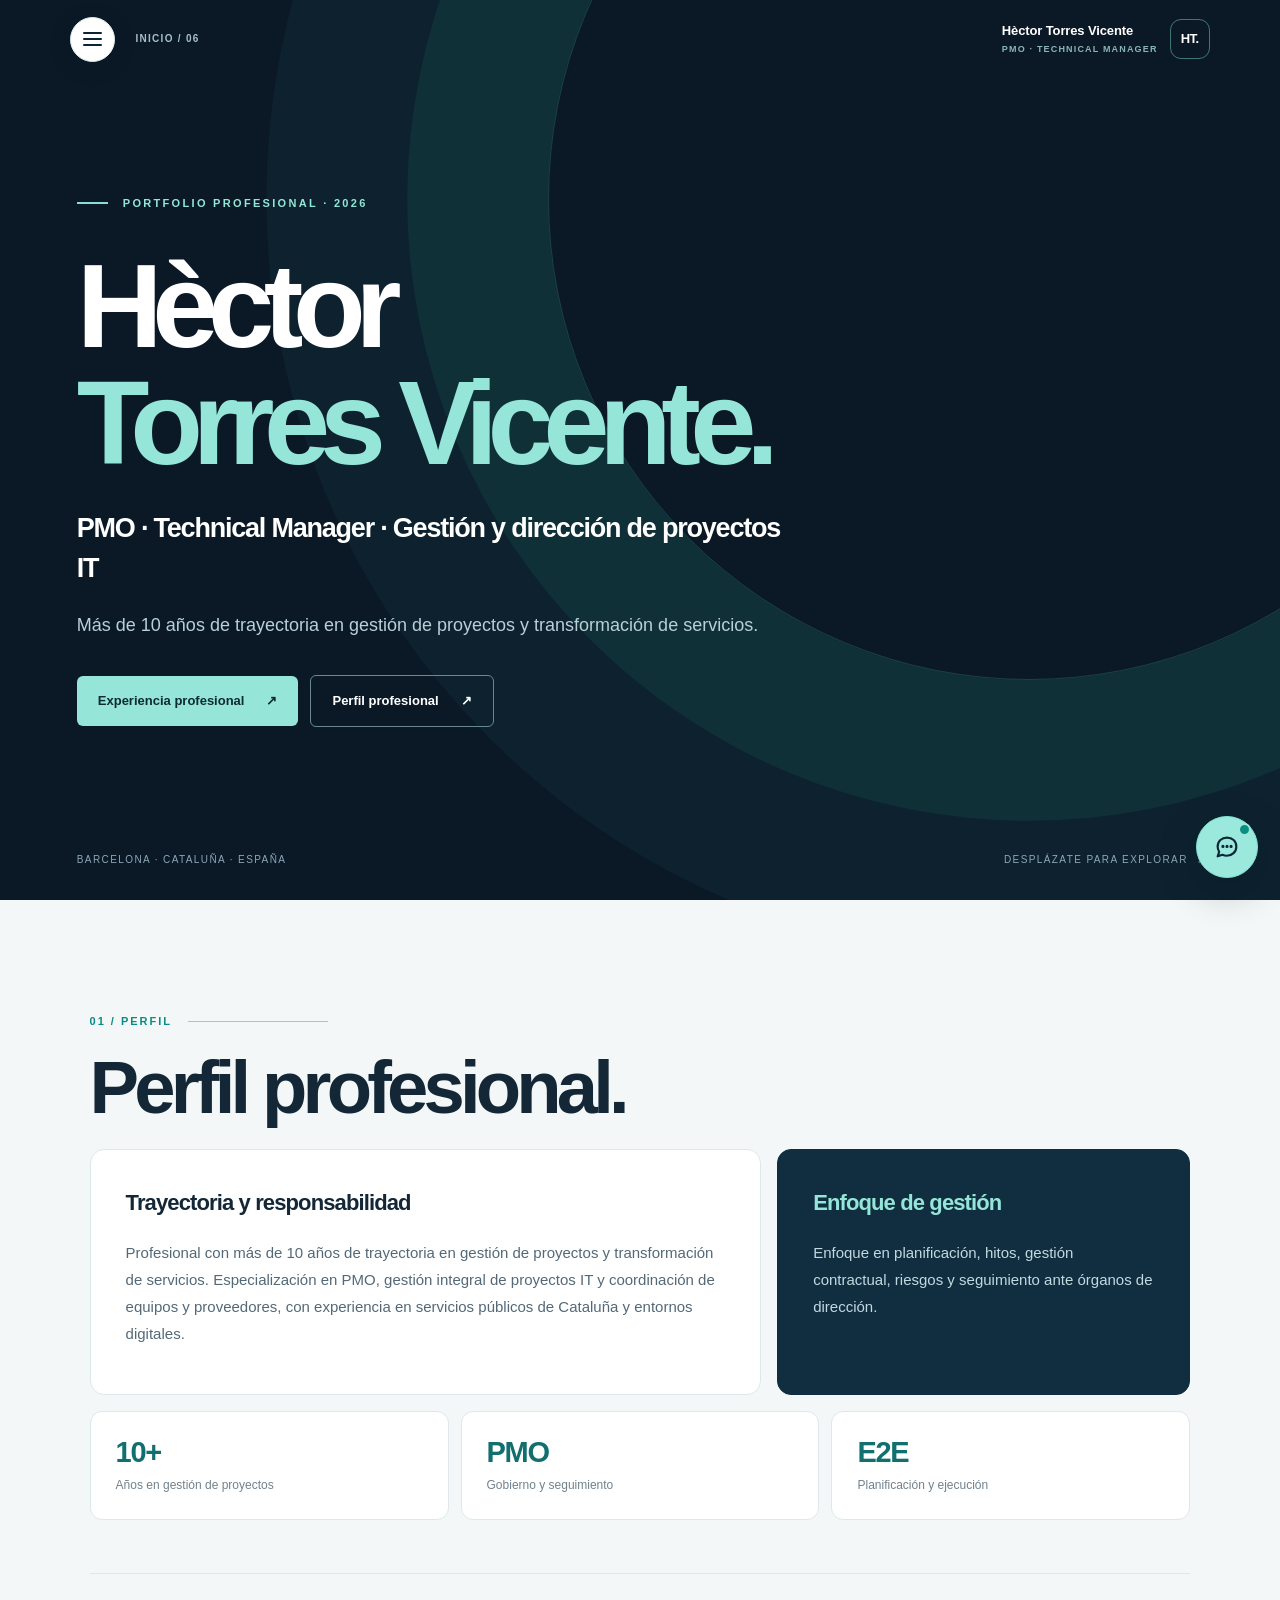
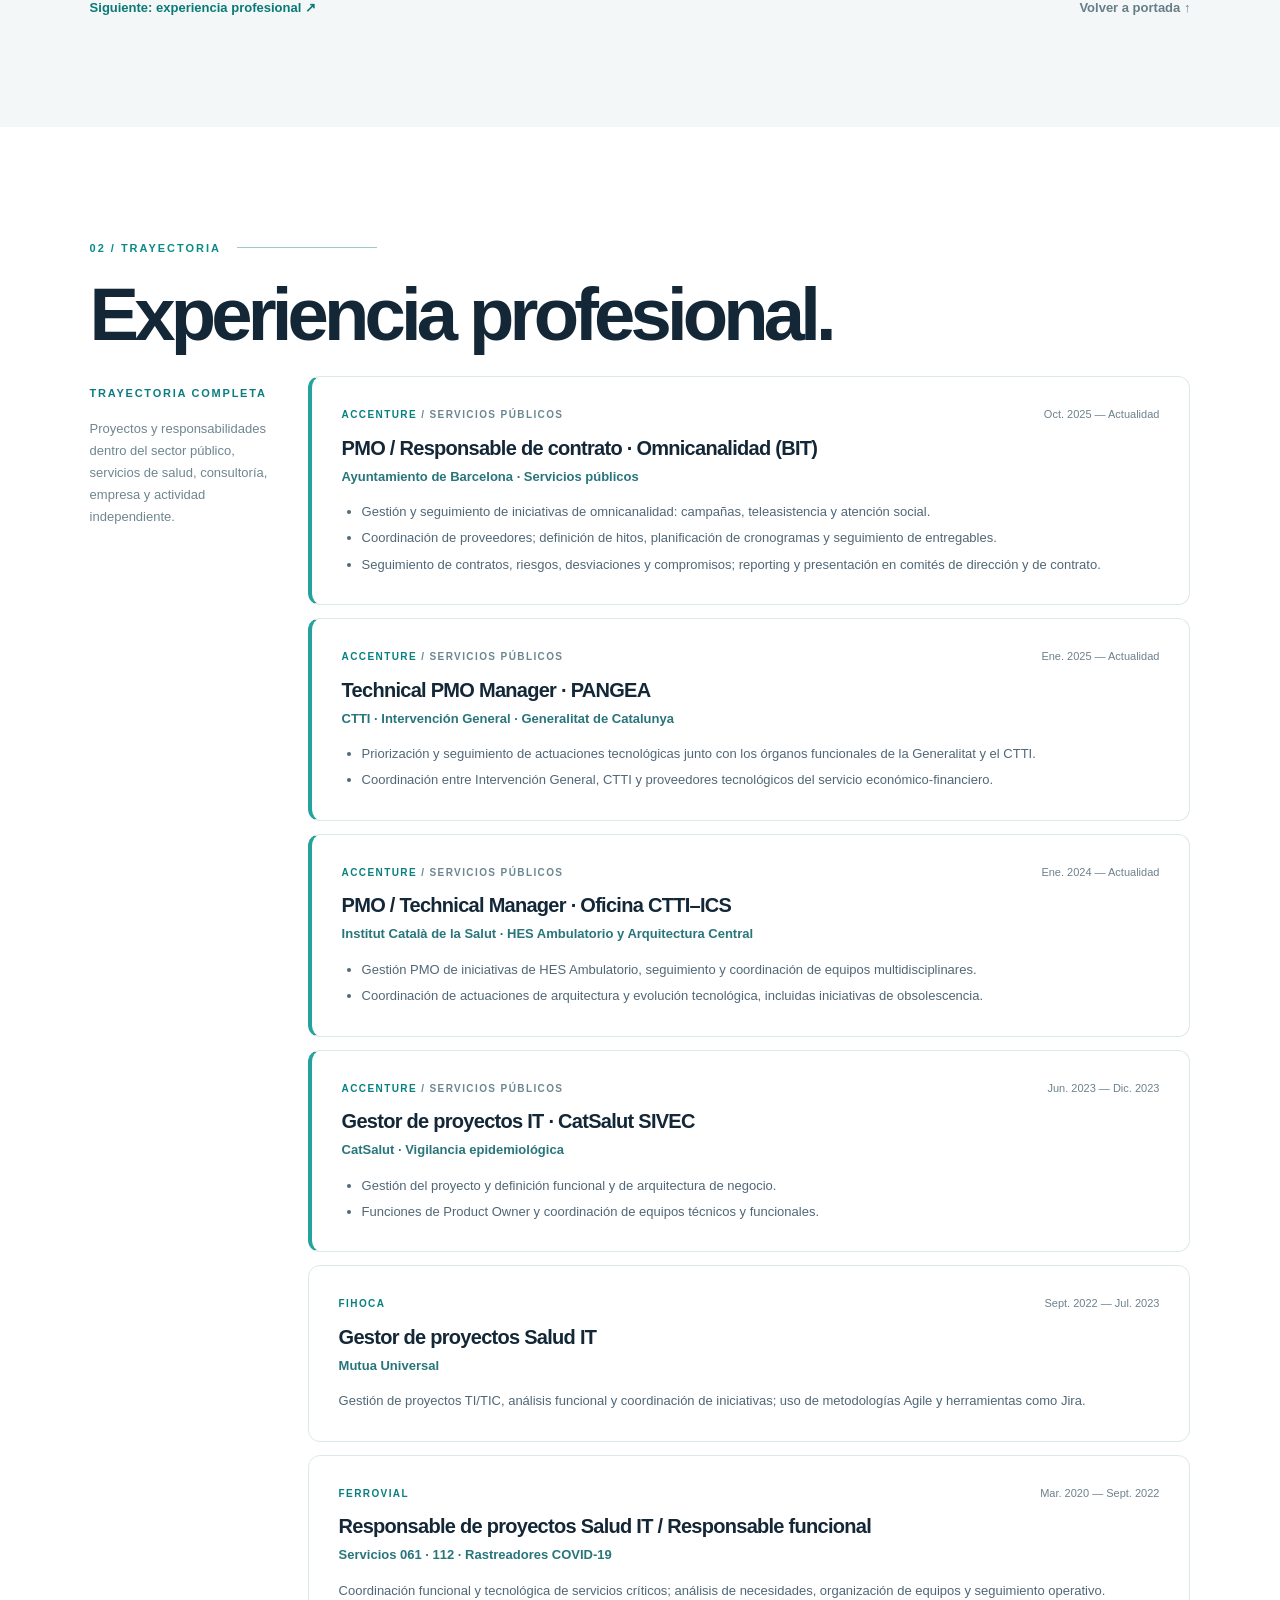
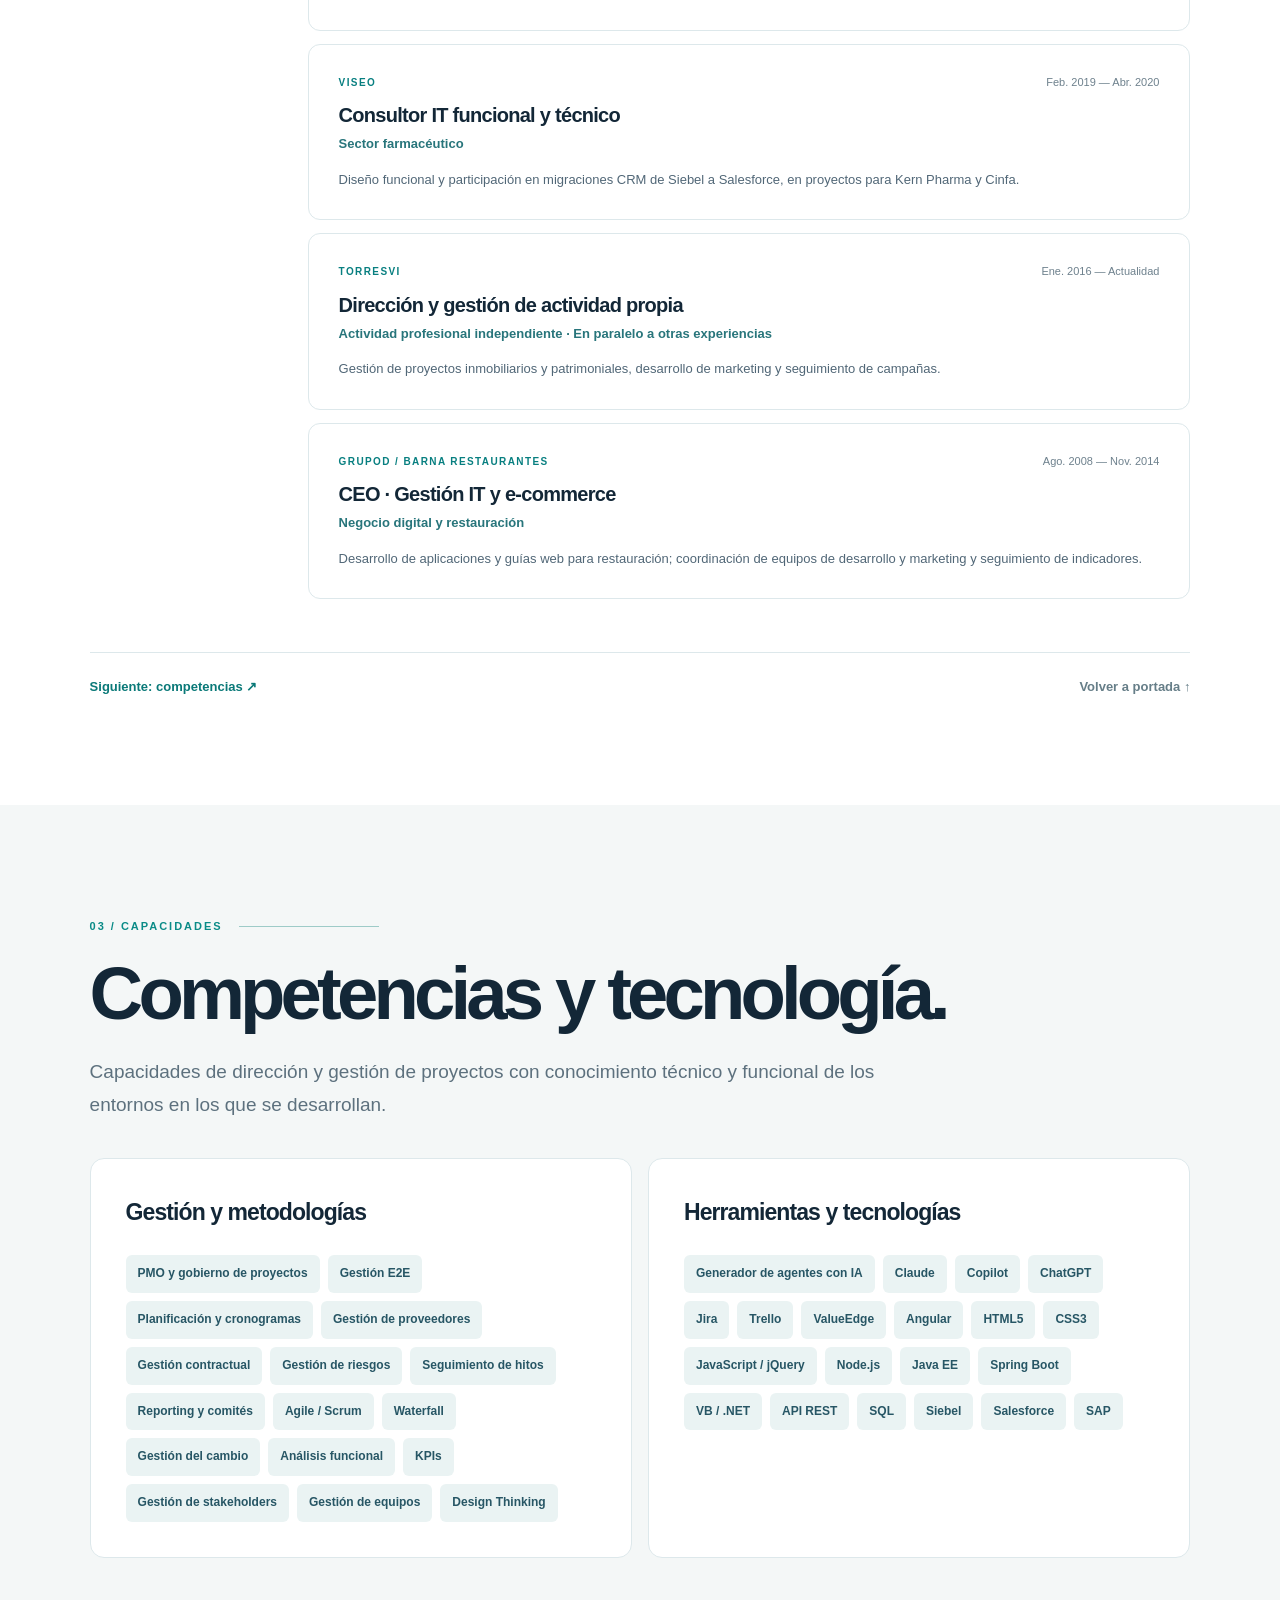
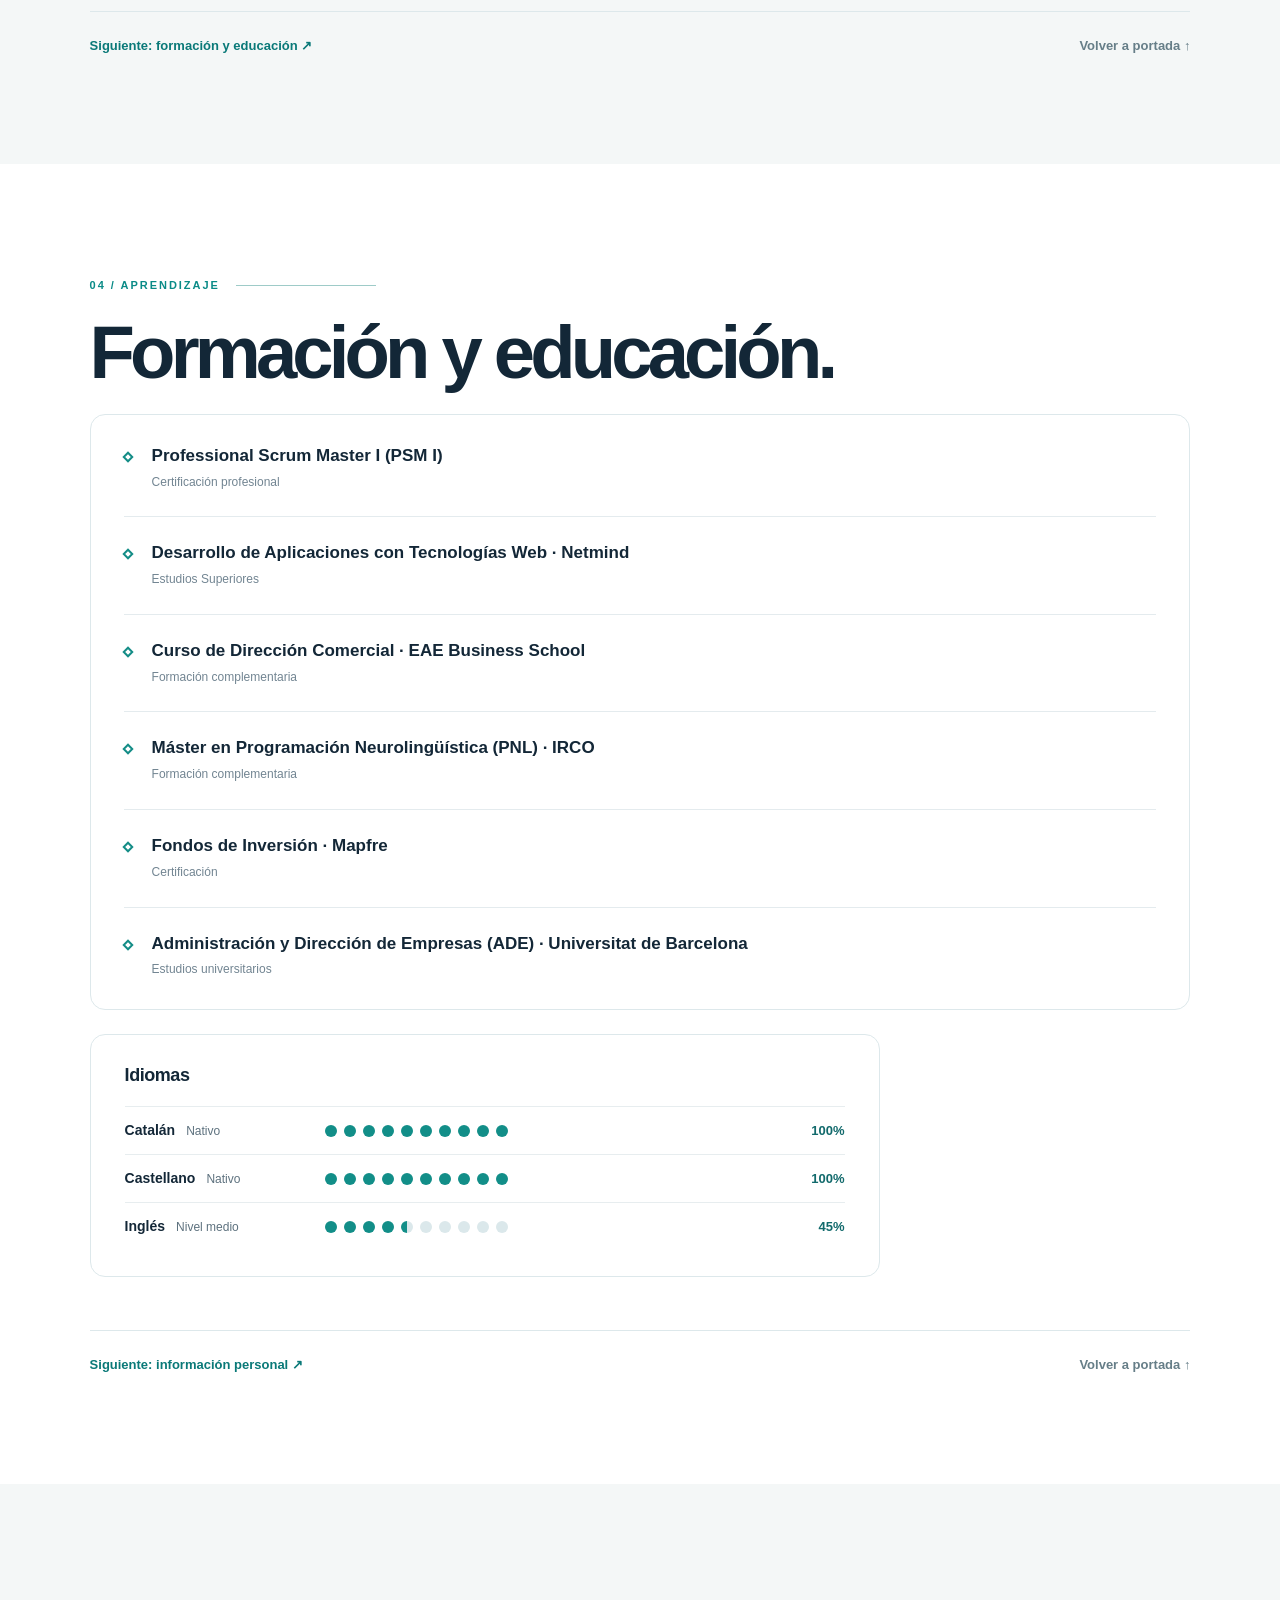
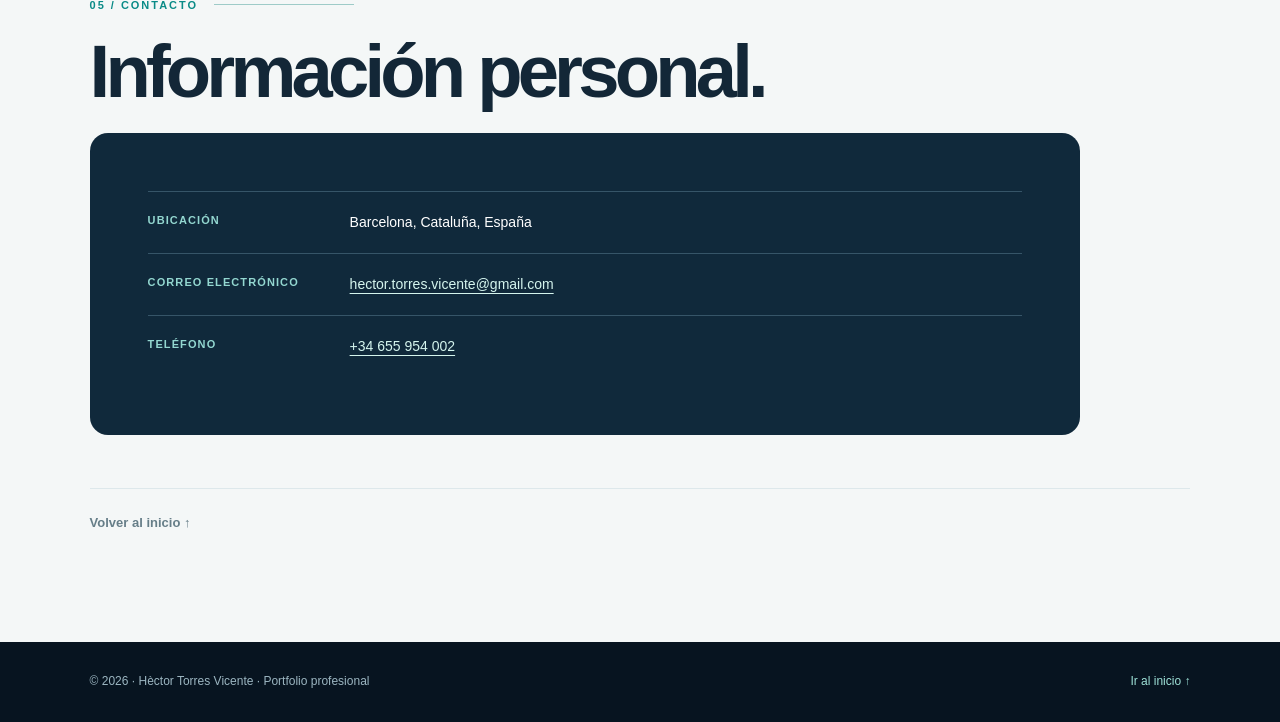
<file: index.html>
<!doctype html>
<html lang="es"><head><meta charset="utf-8"><meta name="viewport" content="width=device-width,initial-scale=1"><meta name="theme-color" content="#0b1927"><link rel="icon" type="image/svg+xml" href="assets/img/favicon.svg"><meta name="description" content="Hèctor Torres Vicente · PMO, Technical Manager y gestión de proyectos IT. Más de 10 años de trayectoria en gestión de proyectos."><title>Hèctor Torres Vicente · Portfolio profesional</title>
<link rel="stylesheet" href="assets/css/styles.css"></head><body>
<header class="site-header" id="siteHeader"><div class="header-left"><button class="menu-button" id="menuButton" type="button" aria-haspopup="dialog" aria-controls="menuDrawer" aria-expanded="false" aria-label="Abrir menú"><span class="hamburger" aria-hidden="true"><i></i><i></i><i></i></span></button><span class="header-section" id="currentSection">Inicio / 06</span></div><a class="brand" href="#inicio" aria-label="Ir al inicio"><span class="brand-text">Hèctor Torres Vicente<small>PMO · TECHNICAL MANAGER</small></span><span class="monogram">HT.</span></a></header>
<div class="menu-backdrop" id="menuBackdrop" aria-hidden="true"></div>
<aside class="drawer" id="menuDrawer" role="dialog" aria-modal="true" aria-label="Menú de navegación" aria-hidden="true" inert><div class="drawer-top"><strong>Navegación</strong><button class="close-drawer" id="menuClose" type="button" aria-label="Cerrar menú">×</button></div><p class="drawer-hint">Accede a cualquier sección del currículum. Los enlaces te llevarán a ese bloque de esta misma página.</p><nav aria-label="Secciones del portfolio"><a class="nav-link" href="#inicio" data-section="inicio"><span>01</span>Inicio<b aria-hidden="true">↗</b></a>
<a class="nav-link" href="#perfil" data-section="perfil"><span>02</span>Perfil profesional<b aria-hidden="true">↗</b></a>
<a class="nav-link" href="#experiencia" data-section="experiencia"><span>03</span>Experiencia<b aria-hidden="true">↗</b></a>
<a class="nav-link" href="#competencias" data-section="competencias"><span>04</span>Competencias<b aria-hidden="true">↗</b></a>
<a class="nav-link" href="#formacion" data-section="formacion"><span>05</span>Formación y educación<b aria-hidden="true">↗</b></a>
<a class="nav-link" href="#informacion" data-section="informacion"><span>06</span>Información personal<b aria-hidden="true">↗</b></a></nav><div class="drawer-foot">Hèctor Torres Vicente · Barcelona, España</div></aside>
<main>
<section class="hero" id="inicio" aria-labelledby="heroTitle"><div class="hero-inner"><span class="eyebrow">Portfolio profesional · 2026</span><h1 id="heroTitle"><span class="first">Hèctor</span><span class="last">Torres Vicente.</span></h1><p class="hero-role">PMO · Technical Manager · Gestión y dirección de proyectos IT</p><p class="hero-intro">Más de 10 años de trayectoria en gestión de proyectos y transformación de servicios.</p><div class="hero-cta"><a class="cta" href="#experiencia">Experiencia profesional <span aria-hidden="true">↗</span></a><a class="cta secondary" href="#perfil">Perfil profesional <span aria-hidden="true">↗</span></a></div></div><div class="hero-floor"><span>Barcelona · Cataluña · España</span><span class="scroll-cue">Desplázate para explorar <span aria-hidden="true">↓</span></span></div></section>
<section class="content-section" id="perfil"><div class="section-inner"><div class="section-topline">01 / Perfil</div><h2 class="section-title">Perfil profesional.</h2><div class="profile-grid"><article class="pane"><h3>Trayectoria y responsabilidad</h3><p>Profesional con más de 10 años de trayectoria en gestión de proyectos y transformación de servicios. Especialización en PMO, gestión integral de proyectos IT y coordinación de equipos y proveedores, con experiencia en servicios públicos de Cataluña y entornos digitales.</p></article><article class="pane dark"><h3>Enfoque de gestión</h3><p>Enfoque en planificación, hitos, gestión contractual, riesgos y seguimiento ante órganos de dirección.</p></article></div><div class="profile-metrics"><div class="metric"><b>10+</b><span>Años en gestión de proyectos</span></div><div class="metric"><b>PMO</b><span>Gobierno y seguimiento</span></div><div class="metric"><b>E2E</b><span>Planificación y ejecución</span></div></div><div class="section-bottom"><a href="#experiencia">Siguiente: experiencia profesional ↗</a><a href="#inicio">Volver a portada ↑</a></div></div></section>
<section class="content-section alt" id="experiencia"><div class="section-inner"><div class="section-topline">02 / Trayectoria</div><h2 class="section-title">Experiencia profesional.</h2><div class="experience-layout"><aside class="exp-sidebar"><strong>Trayectoria completa</strong><p>Proyectos y responsabilidades dentro del sector público, servicios de salud, consultoría, empresa y actividad independiente.</p></aside><div class="experience-list"><article class="experience-card accented"><div class="exp-meta"><span class="exp-company">Accenture <small>/ Servicios públicos</small></span><span class="exp-date">Oct. 2025 — Actualidad</span></div><h3>PMO / Responsable de contrato · Omnicanalidad (BIT)</h3><p class="exp-sub">Ayuntamiento de Barcelona · Servicios públicos</p><ul><li>Gestión y seguimiento de iniciativas de omnicanalidad: campañas, teleasistencia y atención social.</li><li>Coordinación de proveedores; definición de hitos, planificación de cronogramas y seguimiento de entregables.</li><li>Seguimiento de contratos, riesgos, desviaciones y compromisos; reporting y presentación en comités de dirección y de contrato.</li></ul></article>
<article class="experience-card accented"><div class="exp-meta"><span class="exp-company">Accenture <small>/ Servicios públicos</small></span><span class="exp-date">Ene. 2025 — Actualidad</span></div><h3>Technical PMO Manager · PANGEA</h3><p class="exp-sub">CTTI · Intervención General · Generalitat de Catalunya</p><ul><li>Priorización y seguimiento de actuaciones tecnológicas junto con los órganos funcionales de la Generalitat y el CTTI.</li><li>Coordinación entre Intervención General, CTTI y proveedores tecnológicos del servicio económico-financiero.</li></ul></article>
<article class="experience-card accented"><div class="exp-meta"><span class="exp-company">Accenture <small>/ Servicios públicos</small></span><span class="exp-date">Ene. 2024 — Actualidad</span></div><h3>PMO / Technical Manager · Oficina CTTI–ICS</h3><p class="exp-sub">Institut Català de la Salut · HES Ambulatorio y Arquitectura Central</p><ul><li>Gestión PMO de iniciativas de HES Ambulatorio, seguimiento y coordinación de equipos multidisciplinares.</li><li>Coordinación de actuaciones de arquitectura y evolución tecnológica, incluidas iniciativas de obsolescencia.</li></ul></article>
<article class="experience-card accented"><div class="exp-meta"><span class="exp-company">Accenture <small>/ Servicios públicos</small></span><span class="exp-date">Jun. 2023 — Dic. 2023</span></div><h3>Gestor de proyectos IT · CatSalut SIVEC</h3><p class="exp-sub">CatSalut · Vigilancia epidemiológica</p><ul><li>Gestión del proyecto y definición funcional y de arquitectura de negocio.</li><li>Funciones de Product Owner y coordinación de equipos técnicos y funcionales.</li></ul></article><article class="experience-card"><div class="exp-meta"><span class="exp-company">Fihoca</span><span class="exp-date">Sept. 2022 — Jul. 2023</span></div><h3>Gestor de proyectos Salud IT</h3><p class="exp-sub">Mutua Universal</p><p class="exp-text">Gestión de proyectos TI/TIC, análisis funcional y coordinación de iniciativas; uso de metodologías Agile y herramientas como Jira.</p></article>
<article class="experience-card"><div class="exp-meta"><span class="exp-company">Ferrovial</span><span class="exp-date">Mar. 2020 — Sept. 2022</span></div><h3>Responsable de proyectos Salud IT / Responsable funcional</h3><p class="exp-sub">Servicios 061 · 112 · Rastreadores COVID-19</p><p class="exp-text">Coordinación funcional y tecnológica de servicios críticos; análisis de necesidades, organización de equipos y seguimiento operativo.</p></article>
<article class="experience-card"><div class="exp-meta"><span class="exp-company">Viseo</span><span class="exp-date">Feb. 2019 — Abr. 2020</span></div><h3>Consultor IT funcional y técnico</h3><p class="exp-sub">Sector farmacéutico</p><p class="exp-text">Diseño funcional y participación en migraciones CRM de Siebel a Salesforce, en proyectos para Kern Pharma y Cinfa.</p></article>
<article class="experience-card"><div class="exp-meta"><span class="exp-company">TorresVi</span><span class="exp-date">Ene. 2016 — Actualidad</span></div><h3>Dirección y gestión de actividad propia</h3><p class="exp-sub">Actividad profesional independiente · En paralelo a otras experiencias</p><p class="exp-text">Gestión de proyectos inmobiliarios y patrimoniales, desarrollo de marketing y seguimiento de campañas.</p></article>
<article class="experience-card"><div class="exp-meta"><span class="exp-company">GrupoD / Barna Restaurantes</span><span class="exp-date">Ago. 2008 — Nov. 2014</span></div><h3>CEO · Gestión IT y e-commerce</h3><p class="exp-sub">Negocio digital y restauración</p><p class="exp-text">Desarrollo de aplicaciones y guías web para restauración; coordinación de equipos de desarrollo y marketing y seguimiento de indicadores.</p></article></div></div><div class="section-bottom"><a href="#competencias">Siguiente: competencias ↗</a><a href="#inicio">Volver a portada ↑</a></div></div></section>
<section class="content-section" id="competencias"><div class="section-inner"><div class="section-topline">03 / Capacidades</div><h2 class="section-title">Competencias y tecnología.</h2><p class="section-lead">Capacidades de dirección y gestión de proyectos con conocimiento técnico y funcional de los entornos en los que se desarrollan.</p><div class="skills-grid"><article class="skills-box"><h3>Gestión y metodologías</h3><div class="tags"><span class="tag">PMO y gobierno de proyectos</span><span class="tag">Gestión E2E</span><span class="tag">Planificación y cronogramas</span><span class="tag">Gestión de proveedores</span><span class="tag">Gestión contractual</span><span class="tag">Gestión de riesgos</span><span class="tag">Seguimiento de hitos</span><span class="tag">Reporting y comités</span><span class="tag">Agile / Scrum</span><span class="tag">Waterfall</span><span class="tag">Gestión del cambio</span><span class="tag">Análisis funcional</span><span class="tag">KPIs</span><span class="tag">Gestión de stakeholders</span><span class="tag">Gestión de equipos</span><span class="tag">Design Thinking</span></div></article><article class="skills-box"><h3>Herramientas y tecnologías</h3><div class="tags"><span class="tag">Generador de agentes con IA</span><span class="tag">Claude</span><span class="tag">Copilot</span><span class="tag">ChatGPT</span><span class="tag">Jira</span><span class="tag">Trello</span><span class="tag">ValueEdge</span><span class="tag">Angular</span><span class="tag">HTML5</span><span class="tag">CSS3</span><span class="tag">JavaScript / jQuery</span><span class="tag">Node.js</span><span class="tag">Java EE</span><span class="tag">Spring Boot</span><span class="tag">VB / .NET</span><span class="tag">API REST</span><span class="tag">SQL</span><span class="tag">Siebel</span><span class="tag">Salesforce</span><span class="tag">SAP</span></div></article></div><div class="section-bottom"><a href="#formacion">Siguiente: formación y educación ↗</a><a href="#inicio">Volver a portada ↑</a></div></div></section>
<section class="content-section alt" id="formacion"><div class="section-inner"><div class="section-topline">04 / Aprendizaje</div><h2 class="section-title">Formación y educación.</h2><div class="education-list"><article class="degree"><div class="degree-mark"></div><div><h3>Professional Scrum Master I (PSM I)</h3><p>Certificación profesional</p></div></article>
<article class="degree"><div class="degree-mark"></div><div><h3>Desarrollo de Aplicaciones con Tecnologías Web · Netmind</h3><p>Estudios Superiores</p></div></article>
<article class="degree"><div class="degree-mark"></div><div><h3>Curso de Dirección Comercial · EAE Business School</h3><p>Formación complementaria</p></div></article>
<article class="degree"><div class="degree-mark"></div><div><h3>Máster en Programación Neurolingüística (PNL) · IRCO</h3><p>Formación complementaria</p></div></article>
<article class="degree"><div class="degree-mark"></div><div><h3>Fondos de Inversión · Mapfre</h3><p>Certificación</p></div></article>
<article class="degree"><div class="degree-mark"></div><div><h3>Administración y Dirección de Empresas (ADE) · Universitat de Barcelona</h3><p>Estudios universitarios</p></div></article></div><div class="languages-card"><h3>Idiomas</h3><div class="web-lang"><div class="web-lang-label"><strong>Catalán</strong><span>Nativo</span></div><div class="web-lang-dots" aria-label="Catalán: 100 por ciento"><i class="dot filled"></i><i class="dot filled"></i><i class="dot filled"></i><i class="dot filled"></i><i class="dot filled"></i><i class="dot filled"></i><i class="dot filled"></i><i class="dot filled"></i><i class="dot filled"></i><i class="dot filled"></i></div><b>100%</b></div><div class="web-lang"><div class="web-lang-label"><strong>Castellano</strong><span>Nativo</span></div><div class="web-lang-dots" aria-label="Castellano: 100 por ciento"><i class="dot filled"></i><i class="dot filled"></i><i class="dot filled"></i><i class="dot filled"></i><i class="dot filled"></i><i class="dot filled"></i><i class="dot filled"></i><i class="dot filled"></i><i class="dot filled"></i><i class="dot filled"></i></div><b>100%</b></div><div class="web-lang"><div class="web-lang-label"><strong>Inglés</strong><span>Nivel medio</span></div><div class="web-lang-dots" aria-label="Inglés: 45 por ciento"><i class="dot filled"></i><i class="dot filled"></i><i class="dot filled"></i><i class="dot filled"></i><i class="dot half"></i><i class="dot empty"></i><i class="dot empty"></i><i class="dot empty"></i><i class="dot empty"></i><i class="dot empty"></i></div><b>45%</b></div></div><div class="section-bottom"><a href="#informacion">Siguiente: información personal ↗</a><a href="#inicio">Volver a portada ↑</a></div></div></section>
<section class="content-section" id="informacion"><div class="section-inner"><div class="section-topline">05 / Contacto</div><h2 class="section-title">Información personal.</h2><div class="info-card"><div class="info-row"><b>Ubicación</b><span>Barcelona, Cataluña, España</span></div><div class="info-row"><b>Correo electrónico</b><a href="mailto:hector.torres.vicente@gmail.com">hector.torres.vicente@gmail.com</a></div><div class="info-row"><b>Teléfono</b><a href="tel:+34655954002">+34 655 954 002</a></div></div><div class="section-bottom"><a href="#inicio">Volver al inicio ↑</a></div></div></section>
</main><footer class="footer"><span>© 2026 · Hèctor Torres Vicente · Portfolio profesional</span><a href="#inicio">Ir al inicio ↑</a></footer>

<!-- Asistente del portfolio: disponible en todas las secciones -->
<button class="cvchat-launch" id="cvchatToggle" type="button" aria-label="Abrir asistente del currículum" aria-expanded="false" aria-controls="cvchatPanel" title="Pregúntame sobre el currículum">
 <svg viewBox="0 0 24 24" fill="none" stroke="currentColor" stroke-linecap="round" stroke-linejoin="round" aria-hidden="true"><path d="M20 11.5c0 4.7-3.7 8-8.2 8-1.4 0-2.6-.3-3.7-.8L4 20l1.3-3.8A8 8 0 0 1 4 11.5C4 6.9 7.5 4 12 4s8 3 8 7.5Z"/><path d="M8.5 11.5h.01M12 11.5h.01M15.5 11.5h.01" stroke-width="2.7"/></svg>
</button>
<aside class="cvchat-panel" id="cvchatPanel" role="region" aria-label="Asistente sobre el currículum" aria-hidden="true" inert>
 <header class="cvchat-head"><div class="cvchat-head-left"><div class="cvchat-avatar" aria-hidden="true">HT</div><div><strong>Asistente del portfolio</strong><small>Pregunta sobre mi experiencia profesional</small></div></div><button type="button" class="cvchat-icon-btn" id="cvchatClose" aria-label="Cerrar chat">×</button></header>
 <div class="cvchat-body" id="cvchatMessages" role="log" aria-label="Conversación" aria-live="polite" aria-relevant="additions"></div>
 <div class="cvchat-options"><div class="cvchat-options-main"><span class="cvchat-mode" id="cvchatMode">● Respuestas del CV · sin conexión</span><button type="button" class="cvchat-online-toggle" id="cvchatOnlineToggle">Activar IA generativa</button></div>
  <div class="cvchat-consent" id="cvchatConsent"><p><strong>IA generativa externa.</strong> Al activarla, tu pregunta y el contenido público de este portfolio se enviarán a Puter para generar una respuesta. Puede solicitar inicio de sesión y aplicar créditos o tarifas según la cuenta del visitante. El modo local no envía datos. No incluyas información confidencial.</p><div class="cvchat-consent-actions"><button type="button" id="cvchatConsentCancel">Cancelar</button><button type="button" class="cvchat-accept" id="cvchatConsentAccept">Acepto y activar IA</button></div></div>
 </div>
 <form class="cvchat-compose" id="cvchatForm" autocomplete="off"><textarea id="cvchatInput" aria-label="Escribe tu pregunta sobre el currículum" maxlength="500" placeholder="¿Qué experiencia tiene en PMO?" rows="1"></textarea><button id="cvchatSend" type="submit" aria-label="Enviar pregunta"><svg viewBox="0 0 24 24" fill="none" stroke="currentColor" stroke-width="2" stroke-linecap="round" stroke-linejoin="round" aria-hidden="true"><path d="m4 12 16-8-5 16-3-7-8-1Z"/><path d="m12 13 8-9"/></svg></button></form>
</aside>

<a class="backtotop" href="#inicio" id="backToTop" aria-label="Volver al inicio">↑</a>
<script src="assets/js/navigation.js" defer></script>
<script src="assets/js/chatbot.js" defer></script>

</body></html>
</file>
<file: assets/css/styles.css>
/* Estilos del portfolio; diseño original conservado. */
:root{--navy:#0b1927;--navy2:#10283a;--teal:#95e5d8;--turq:#0d8782;--paper:#f4f7f7;--white:#fff;--ink:#132737;--sub:#5d717e;--line:#dde8eb;--font:Inter,Arial,'Segoe UI',sans-serif}
*{box-sizing:border-box}html{scroll-behavior:smooth;scroll-padding-top:86px}body{margin:0;background:var(--paper);color:var(--ink);font:15px/1.65 var(--font);-webkit-font-smoothing:antialiased}a{color:inherit;text-decoration:none}button{font:inherit}button,a{-webkit-tap-highlight-color:transparent}a:focus-visible,button:focus-visible{outline:3px solid #3dbaa9;outline-offset:4px}body.menu-open{overflow:hidden}
.site-header{height:78px;position:fixed;inset:0 0 auto;z-index:90;display:flex;justify-content:space-between;align-items:center;padding:0 max(24px,calc((100vw - 1310px)/2));padding-left:clamp(24px,5.5vw,86px);padding-right:clamp(24px,5.5vw,86px);transition:background .2s,border .2s;pointer-events:none}.site-header>*{pointer-events:auto}.site-header.scrolled{background:#0b1927f5;backdrop-filter:blur(18px);border-bottom:1px solid #ffffff23}
.brand{display:flex;align-items:center;gap:12px;color:white;min-width:0}.monogram{border:1px solid #82dfd377;border-radius:11px;width:40px;height:40px;display:grid;place-items:center;font-weight:800;font-size:13px;letter-spacing:-.05em}.brand-text{font-weight:800;font-size:13px;line-height:1.3;letter-spacing:-.01em}.brand-text small{font-size:9px;letter-spacing:.13em;color:#88b5ba;display:block;font-weight:650;margin-top:4px}.header-left{display:flex;align-items:center;gap:20px}.header-section{font-size:10px;letter-spacing:.13em;color:#a6bfcb;text-transform:uppercase;font-weight:650}
.menu-button{cursor:pointer;border:1px solid #dfedef;background:#fff;color:#102535;width:45px;height:45px;padding:0;border-radius:100px;display:flex;align-items:center;justify-content:center;box-shadow:0 5px 25px #0002}.menu-button:hover{background:var(--teal)}.hamburger{display:flex;flex-direction:column;gap:4px}.hamburger i{display:block;width:19px;height:2px;background:#0b2534;border-radius:2px}
.menu-backdrop{position:fixed;inset:0;z-index:95;background:#061019ad;opacity:0;pointer-events:none;transition:opacity .25s}.menu-backdrop.open{opacity:1;pointer-events:auto}.drawer{position:fixed;inset:0 auto 0 0;max-width:100%;width:min(470px,100vw);z-index:96;background:#0b1b2a;color:white;transform:translateX(-105%);visibility:hidden;transition:transform .28s,visibility .28s;padding:31px clamp(25px,4vw,46px);overflow:auto;box-shadow:25px 0 75px #0003}.drawer.open{transform:translateX(0);visibility:visible}.drawer-top{display:flex;justify-content:space-between;align-items:center;padding-bottom:26px;border-bottom:1px solid #345065}.drawer-top strong{text-transform:uppercase;letter-spacing:.2em;color:var(--teal);font-size:11px}.close-drawer{border:1px solid #4b6678;border-radius:100%;width:42px;height:42px;color:white;background:transparent;font-size:24px;line-height:1;cursor:pointer}.drawer-hint{color:#a8bfca;font-size:13px;line-height:1.7;margin:22px 0}.nav-link{display:flex;align-items:center;gap:19px;border-bottom:1px solid #293d4f;padding:17px 0;color:#e4f0f4;font-weight:700;font-size:19px;letter-spacing:-.025em}.nav-link>span{font-size:10px;color:#6e9ba7;letter-spacing:.1em}.nav-link b{font-size:18px;color:#7bbdb9;margin-left:auto;font-weight:500}.nav-link:hover,.nav-link[aria-current="location"]{color:var(--teal)}.drawer-foot{font-size:12px;color:#88a7b5;margin-top:34px}
section{scroll-margin-top:12px}.hero{min-height:100svh;background:var(--navy);color:white;position:relative;display:flex;align-items:center;overflow:hidden}.hero:before{content:'';position:absolute;right:-18vw;top:-22vw;width:75vw;height:75vw;max-width:1100px;max-height:1100px;border:1px solid #3a8e8d55;border-radius:50%;box-shadow:0 0 0 11vw #1d6b6830,0 0 0 22vw #1b535528;pointer-events:none}.hero-inner{width:min(1330px,100%);margin:0 auto;padding:145px clamp(26px,6vw,90px) 124px;position:relative;z-index:1}.eyebrow{font-size:11px;text-transform:uppercase;letter-spacing:.21em;color:#91e8d8;font-weight:800;display:flex;align-items:center;gap:15px}.eyebrow:before{content:'';width:31px;height:2px;background:#87ded1}.hero h1{font-size:clamp(55px,9.3vw,142px);line-height:.98;letter-spacing:-.088em;max-width:1100px;margin:36px 0 26px;font-weight:800}.hero h1 .first{color:white;display:block}.hero h1 .last{color:var(--teal);display:block}.hero-role{font-size:clamp(17px,2.2vw,27px);letter-spacing:-.045em;font-weight:600;line-height:1.5;max-width:730px;margin:0}.hero-intro{font-size:clamp(14px,1.55vw,18px);max-width:720px;color:#b8d0d8;margin:22px 0 35px}.hero-cta{display:flex;gap:12px;flex-wrap:wrap;align-items:center}.cta{border-radius:6px;background:var(--teal);color:#0d2c32;padding:14px 21px;font-weight:800;font-size:13px;display:inline-flex;align-items:center;gap:22px;transition:transform .15s}.cta:hover{transform:translateY(-2px)}.cta.secondary{background:transparent;color:white;border:1px solid #688993}.hero-floor{position:absolute;left:clamp(26px,6vw,90px);bottom:32px;right:clamp(26px,6vw,90px);display:flex;justify-content:space-between;color:#8da7b6;font-size:10px;letter-spacing:.14em;text-transform:uppercase;z-index:1}.scroll-cue{display:flex;align-items:center;gap:9px}
.content-section{padding:112px clamp(24px,7vw,98px) 108px;min-height:76vh}.content-section.alt{background:#fff}.section-inner{max-width:1190px;margin:0 auto}.section-topline{display:flex;align-items:center;gap:16px;color:#0a8b87;font-size:11px;font-weight:800;letter-spacing:.18em;text-transform:uppercase}.section-topline:after{content:'';height:1px;max-width:140px;background:#9ecbc8;flex:1}.section-title{font-weight:800;font-size:clamp(39px,5.8vw,75px);letter-spacing:-.065em;line-height:1.04;margin:19px 0 23px}.section-lead{max-width:850px;color:var(--sub);font-size:clamp(15px,1.65vw,19px);line-height:1.75;margin:0 0 37px}.section-bottom{border-top:1px solid var(--line);padding-top:23px;margin-top:53px;display:flex;align-items:center;justify-content:space-between;gap:16px;flex-wrap:wrap}.section-bottom a{font-size:13px;color:#0a7978;font-weight:800}.section-bottom a:hover{text-decoration:underline}.section-bottom a:last-child{color:#667e88}
.profile-grid{display:grid;grid-template-columns:minmax(0,1.3fr) minmax(270px,.8fr);gap:16px}.pane{background:white;border:1px solid var(--line);border-radius:14px;padding:35px;min-width:0}.pane h3{margin:0 0 17px;font-size:22px;letter-spacing:-.04em}.pane p{margin:0 0 12px;line-height:1.8;color:#536978}.pane.dark{background:#102e40;color:white;border-color:#102e40}.pane.dark h3{color:var(--teal)}.pane.dark p{color:#c2d9e1}.profile-metrics{display:grid;grid-template-columns:repeat(3,1fr);gap:12px;margin-top:16px}.metric{padding:23px 25px;border:1px solid var(--line);background:white;border-radius:12px}.metric b{font-size:29px;color:#126f6f;line-height:1.2;display:block;letter-spacing:-.045em}.metric span{font-size:12px;color:#71828d;display:block;margin-top:7px}
.experience-layout{display:grid;grid-template-columns:190px minmax(0,1fr);gap:28px;align-items:start}.exp-sidebar{position:sticky;top:110px;padding-top:4px}.exp-sidebar strong{font-size:11px;text-transform:uppercase;letter-spacing:.16em;color:#0b7d80}.exp-sidebar p{color:#6f8690;font-size:13px;line-height:1.7}.experience-list{display:grid;gap:13px}.experience-card{border-radius:12px;padding:28px 30px;border:1px solid var(--line);background:white}.experience-card.accented{border-left:4px solid #24a29c}.exp-meta{display:flex;justify-content:space-between;align-items:baseline;gap:15px;flex-wrap:wrap}.exp-company{text-transform:uppercase;font-size:10px;font-weight:850;letter-spacing:.14em;color:#087f80}.exp-company small{font-size:10px;color:#6a8791}.exp-date{font-size:11px;color:#6e818d}.experience-card h3{font-size:20px;letter-spacing:-.036em;line-height:1.35;margin:11px 0 4px}.exp-sub{font-size:13px;color:#28757b;font-weight:700;margin:0 0 13px}.exp-text,.experience-card li{color:#516777;font-size:13px;line-height:1.8}.experience-card ul{padding-left:20px;margin:11px 0 0}.experience-card li+li{margin-top:3px}.exp-text{margin:0}
.skills-grid{display:grid;grid-template-columns:1fr 1fr;gap:16px}.skills-box{border:1px solid var(--line);background:#fff;border-radius:14px;padding:35px}.skills-box h3{font-size:23px;margin:0 0 23px;letter-spacing:-.04em}.tags{display:flex;flex-wrap:wrap;gap:8px}.tag{display:inline-flex;background:#eaf3f3;color:#275665;padding:9px 12px;border-radius:6px;font-size:12px;font-weight:650}
.education-list{background:#fff;border:1px solid var(--line);border-radius:15px;padding:5px 33px}
.languages-card{margin-top:24px;padding:26px 34px;background:#fff;border:1px solid var(--line);border-radius:15px;max-width:790px}.languages-card h3{font-size:18px;letter-spacing:-.025em;margin:0 0 15px}.web-lang{display:flex;align-items:center;gap:20px;padding:12px 0;border-top:1px solid #e7edef}.web-lang-label{min-width:180px;display:flex;align-items:baseline;gap:11px}.web-lang-label strong{font-size:14px}.web-lang-label span{font-size:12px;color:var(--sub)}.web-lang-dots{display:flex;align-items:center;gap:7px;flex:1}.web-lang-dots .dot{display:block;height:12px;width:12px;border-radius:50%;background:#dbe8eb;flex-shrink:0}.web-lang-dots .dot.filled{background:#128e88}.web-lang-dots .dot.half{background:linear-gradient(90deg,#128e88 50%,#dbe8eb 50%)}.web-lang b{font-size:13px;color:#126a6c;min-width:38px;text-align:right}.degree{display:flex;gap:20px;align-items:baseline;border-bottom:1px solid #e4ebee;padding:24px 0}.degree:last-child{border-bottom:0}.degree-mark{width:8px;height:8px;border:2px solid #148d87;transform:rotate(45deg);flex-shrink:0}.degree h3{font-size:17px;line-height:1.4;margin:0 0 5px}.degree p{font-size:12px;color:#728592;margin:0}
.info-card{background:#10293b;border-radius:18px;color:white;padding:clamp(28px,6vw,58px);max-width:990px}.info-card h3{font-size:30px;margin:0 0 10px;letter-spacing:-.05em;color:#a8e9dc}.info-card>p{color:#c3dbe2;margin:0 0 24px;line-height:1.75}.info-row{display:grid;grid-template-columns:180px 1fr;gap:22px;padding:19px 0;border-top:1px solid #365568}.info-row b{font-size:11px;letter-spacing:.1em;text-transform:uppercase;color:#93d7d0}.info-row span,.info-row a{font-size:14px;overflow-wrap:anywhere}.info-row a{color:#d5f5ee;text-decoration:underline;text-underline-offset:4px}.footer{padding:30px clamp(24px,7vw,98px);background:#071420;color:#9cb6c1;font-size:12px;display:flex;justify-content:space-between;gap:15px;flex-wrap:wrap}.footer a{color:#9ee1d7}.backtotop{position:fixed;bottom:25px;right:25px;z-index:55;border-radius:50%;height:46px;width:46px;display:grid;place-items:center;background:#0d3545;color:#adf0e4;box-shadow:0 6px 24px #0002;font-size:18px;opacity:0;pointer-events:none;transform:translateY(10px);transition:opacity .2s,transform .2s}.backtotop.show{opacity:1;pointer-events:auto;transform:none}
@media(max-width:950px){.experience-layout{grid-template-columns:1fr}.exp-sidebar{position:static;padding:0}.exp-sidebar p{max-width:700px}.hero h1{font-size:clamp(54px,10vw,105px)}}
@media(max-width:720px){.header-section{display:none}.hero-inner{padding:135px 24px 110px}.hero h1{font-size:clamp(52px,12vw,85px);margin:26px 0}.hero-role{font-size:20px}.hero-floor{font-size:9px;left:24px;right:24px;bottom:25px}.content-section{padding:88px 24px 80px}.profile-grid,.skills-grid{grid-template-columns:1fr}.profile-metrics{grid-template-columns:repeat(2,1fr)}.profile-metrics .metric:last-child{grid-column:span 2}.pane,.skills-box{padding:26px}.info-row{grid-template-columns:1fr;gap:5px}.education-list{padding:3px 20px}.languages-card{padding:22px}.web-lang{flex-wrap:wrap;gap:5px}.web-lang-label{width:100%;justify-content:space-between}.web-lang-dots{gap:5px}.web-lang-dots .dot{height:11px;width:11px}}
@media(max-width:480px){.site-header{height:70px;padding:0 19px}.brand-text{font-size:11px}.brand-text small{font-size:8px}.monogram{height:36px;width:36px}.menu-button{width:42px;height:42px;padding:0}.hero h1{font-size:clamp(46px,13vw,62px)}.hero-intro{font-size:15px}.hero-floor span:nth-child(2){display:none}.hero:before{right:-80vw;top:-70vw;width:160vw;height:160vw}.section-title{font-size:clamp(37px,10vw,51px)}.experience-card{padding:24px 19px}.exp-meta{display:block}.exp-date{display:block;margin-top:6px}.experience-card h3{font-size:18px}.degree h3{font-size:15px}.nav-link{font-size:17px}.info-card{padding:27px 22px}.footer{padding:26px 23px}}
@media(prefers-reduced-motion:reduce){html{scroll-behavior:auto}*,*:before,*:after{transition:none!important;animation:none!important}}

/* CV Assistant: fixed launcher and compact chat overlay */
.backtotop{bottom:95px;right:28px}
.cvchat-launch{position:fixed;right:22px;bottom:22px;z-index:91;width:62px;height:62px;border:1px solid #80e2d1;background:#9be9dc;color:#0b2635;border-radius:50%;box-shadow:0 12px 38px #03172550;cursor:pointer;display:grid;place-items:center;transition:transform .18s,box-shadow .18s}
.cvchat-launch:hover{transform:translateY(-3px);box-shadow:0 17px 42px #03172560}
.cvchat-launch svg{width:28px;height:28px;stroke-width:1.85}
.cvchat-launch:after{content:'';position:absolute;right:6px;top:6px;width:9px;height:9px;border-radius:50%;background:#0c8d81;border:2px solid #9be9dc}
.cvchat-launch[aria-expanded="true"]{background:#fff}
.cvchat-panel{position:fixed;right:23px;bottom:96px;z-index:92;width:min(412px,calc(100vw - 32px));height:min(630px,calc(100dvh - 116px));background:#fcffff;border:1px solid #c5dede;border-radius:19px;overflow:hidden;box-shadow:0 22px 75px #05162665;display:flex;flex-direction:column;opacity:0;pointer-events:none;transform:translateY(12px) scale(.985);transition:opacity .2s,transform .2s}
.cvchat-panel.cvchat-visible{opacity:1;pointer-events:auto;transform:translateY(0) scale(1)}
.cvchat-head{background:#0c2131;color:#fff;display:flex;align-items:center;justify-content:space-between;gap:10px;padding:16px 16px 14px 17px;flex-shrink:0}
.cvchat-head-left{display:flex;align-items:center;gap:12px;min-width:0}
.cvchat-avatar{background:#93e5d7;color:#0c2832;width:38px;height:38px;border-radius:12px;display:grid;place-items:center;font-weight:900;letter-spacing:-.08em;font-size:15px;flex-shrink:0}
.cvchat-head strong{font-size:14px;display:block;line-height:1.3;font-weight:800}
.cvchat-head small{display:block;color:#9ebbc6;font-size:11px;margin-top:3px}
.cvchat-icon-btn{border:1px solid #68818b;border-radius:50%;height:33px;width:33px;color:white;background:transparent;cursor:pointer;display:grid;place-items:center;font-size:20px;line-height:1;flex-shrink:0}
.cvchat-icon-btn:hover{background:#294455}
.cvchat-body{flex:1;overflow-y:auto;overscroll-behavior:contain;padding:20px 16px 16px;background:linear-gradient(170deg,#f5fbfa,#fff 50%);display:flex;flex-direction:column;gap:13px}
.cvchat-msg{max-width:93%;border:1px solid #e0ebeb;background:#fff;border-radius:15px 15px 15px 4px;padding:12px 14px;box-shadow:0 3px 10px #0b324006;font-size:13px;line-height:1.64;white-space:pre-wrap;overflow-wrap:anywhere}
.cvchat-msg.user{background:#0b6c70;color:#fff;border-color:#0b6c70;border-radius:15px 15px 4px 15px;align-self:flex-end}
.cvchat-msg.bot{align-self:flex-start}
.cvchat-message-meta{display:flex;justify-content:flex-end;margin-top:9px}
.cvchat-speak{border:none;background:transparent;color:#237576;cursor:pointer;font-size:11px;font-weight:800;padding:0}
.cvchat-speak:hover{text-decoration:underline}
.cvchat-quick{display:flex;gap:7px;flex-wrap:wrap;align-items:flex-start;margin-top:3px;max-width:96%}
.cvchat-quick button{border:1px solid #acdcd6;background:#eff9f7;color:#105f61;padding:8px 10px;border-radius:999px;font-size:11px;font-weight:700;line-height:1.4;cursor:pointer;text-align:left}
.cvchat-quick button:hover{background:#d9f3ed}
.cvchat-source{border:1px solid #bfe4df;background:#edf9f6;border-radius:9px;padding:7px 10px;font-size:11px;font-weight:800;color:#127471;align-self:flex-start;cursor:pointer}
.cvchat-source:hover{background:#d6f2eb}
.cvchat-options{padding:9px 15px;background:#f1f8f8;border-top:1px solid #dfeeee;flex-shrink:0}
.cvchat-options-main{display:flex;gap:6px;align-items:center;justify-content:space-between}
.cvchat-mode{color:#32616b;font-size:10px;font-weight:750;letter-spacing:.01em}
.cvchat-online-toggle{padding:4px 0;font-size:10px;color:#087c77;border:0;background:transparent;font-weight:750;cursor:pointer;text-decoration:underline;text-underline-offset:2px}
.cvchat-consent{display:none;margin-top:9px;border:1px solid #bed9dc;border-radius:9px;background:#fff;padding:10px;font-size:11px;color:#435e6b;line-height:1.5}
.cvchat-consent.visible{display:block}
.cvchat-consent p{margin:0 0 10px}
.cvchat-consent-actions{display:flex;gap:8px;flex-wrap:wrap}
.cvchat-consent button{font-size:11px;padding:8px 10px;border-radius:8px;border:1px solid #bad2d1;cursor:pointer;background:#fff;color:#154655;font-weight:750}
.cvchat-consent button.cvchat-accept{background:#0c686c;color:#fff;border-color:#0c686c}
.cvchat-compose{padding:11px 13px 14px;border-top:1px solid #e5eeee;background:#fff;display:flex;align-items:flex-end;gap:10px;flex-shrink:0}
.cvchat-compose textarea{flex:1;min-width:0;resize:none;max-height:106px;min-height:43px;height:43px;padding:10px 12px;background:#f3f8f8;border:1px solid #d0e2e3;border-radius:12px;outline:none;color:#193944;font:13px/1.5 var(--font);overflow:auto}
.cvchat-compose textarea:focus{border-color:#3b9b95;box-shadow:0 0 0 2px #b3eeeb40}
.cvchat-compose button{height:43px;width:44px;background:#0b696c;color:#fff;border:0;border-radius:12px;display:grid;place-items:center;cursor:pointer;flex-shrink:0}
.cvchat-compose button:hover{background:#084c55}.cvchat-compose button:disabled{opacity:.45;cursor:default}
.cvchat-compose button svg{height:20px;width:20px}
.cvchat-thinking{font-size:12px;color:#5d838a;font-style:italic;align-self:flex-start;padding:0 7px}
@media(max-width:550px){.cvchat-panel{right:12px;bottom:84px;width:calc(100vw - 24px);height:min(670px,calc(100dvh - 99px));border-radius:16px}.cvchat-launch{right:16px;bottom:16px;width:58px;height:58px}.backtotop{bottom:90px;right:23px}}
@media(max-height:450px){.cvchat-panel{bottom:10px;height:calc(100dvh - 20px)}}
@media(prefers-reduced-motion:reduce){.cvchat-panel,.cvchat-launch{transition:none}}
</file>
